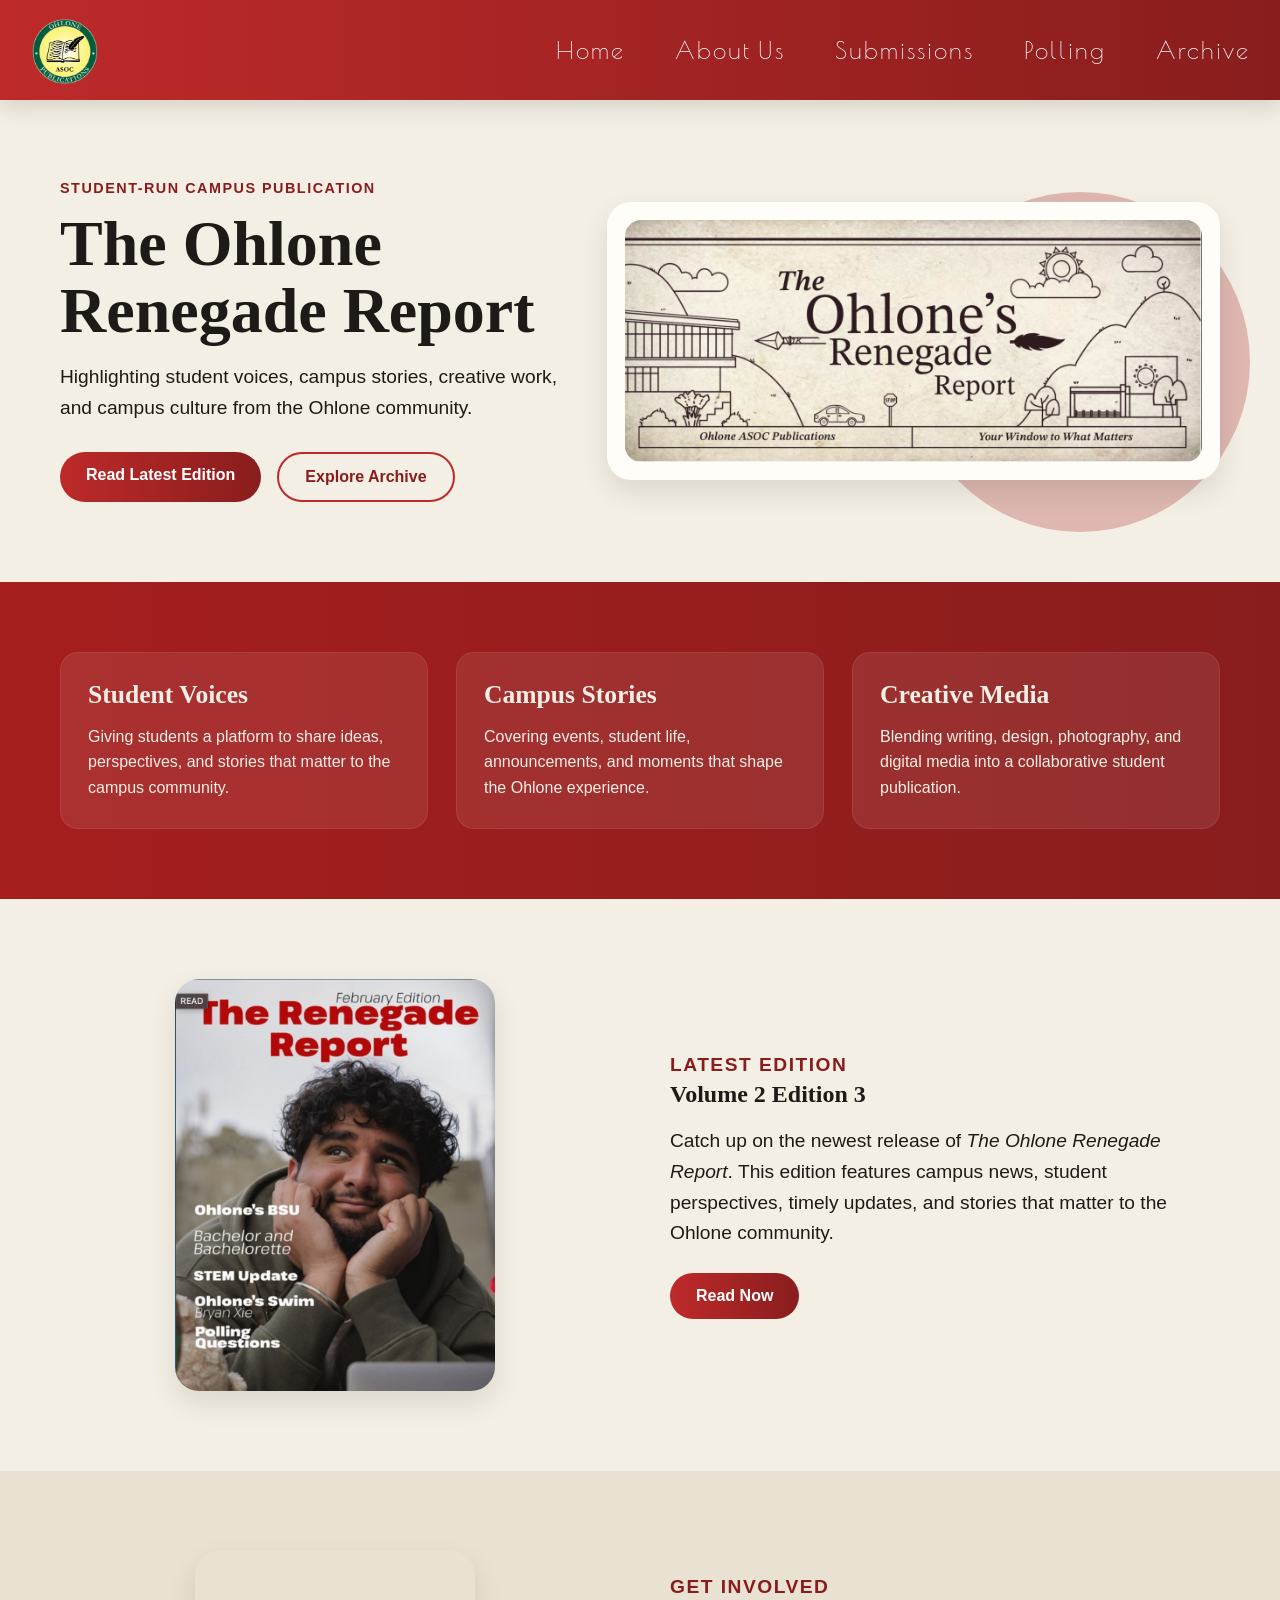
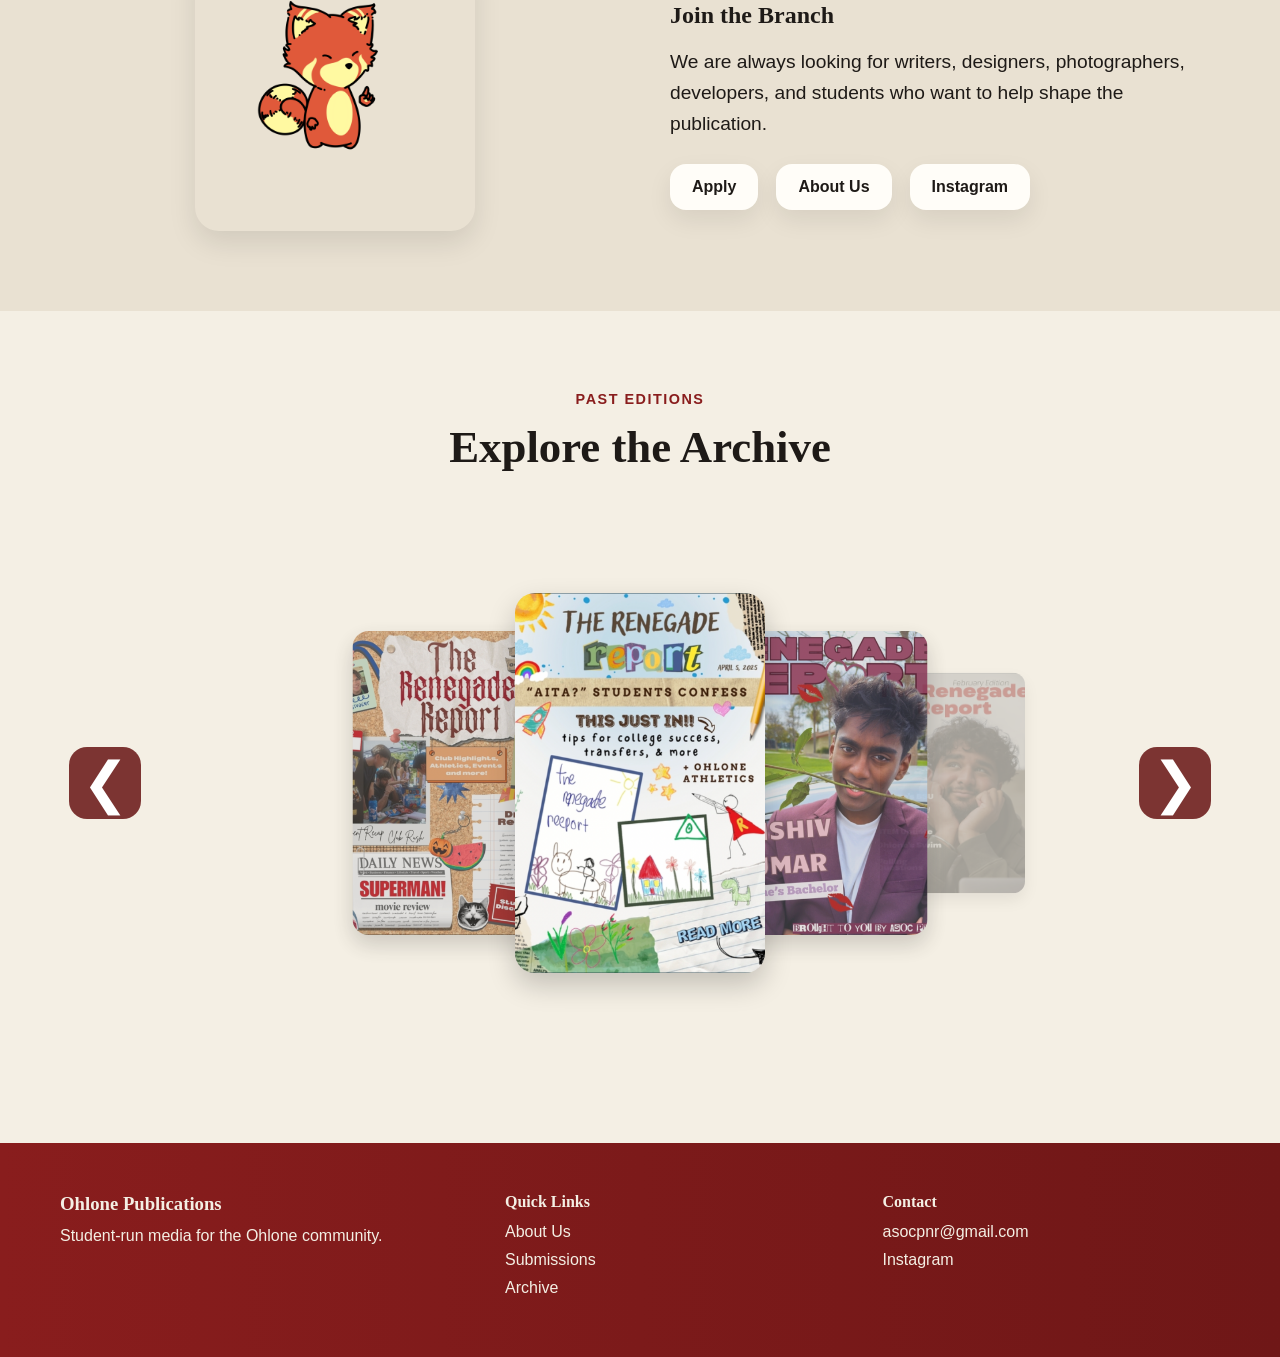
<file: index.html>
<!DOCTYPE html>
<html lang="en">
<head>
    <meta charset="UTF-8">
    <meta name="viewport" content="width=device-width, initial-scale=1.0">
    <title>Ohlone Publications</title>
    <link rel="stylesheet" href="style.css">
    <link rel="preconnect" href="https://fonts.googleapis.com">
    <link rel="preconnect" href="https://fonts.gstatic.com" crossorigin>
    <link href="https://fonts.googleapis.com/css2?family=Poiret+One&display=swap" rel="stylesheet">
</head>
<body>
<div class="container">
    <nav class="navbar">
        <a href="index.html">
            <img src="Adobe Express - file.png" class="nav-logo" alt="Logo">
        </a>

        <ul class="nav-links">
            <li><a href="index.html">Home</a></li>
            <li><a href="about.html">About Us</a></li>
            <li><a href="submissions.html">Submissions</a></li>
            <li><a href="polling.html">Polling</a></li>
            <li><a href="archive.html">Archive</a></li>
        </ul>
    </nav>

    <main class="homepage">

        <section class="hero-section">
            <div class="hero-content">
                <div class="hero-text">
                    <p class="hero-kicker">Student-run campus publication</p>
                    <h1>The Ohlone Renegade Report</h1>
                    <p class="hero-description">
                        Highlighting student voices, campus stories, creative work,
                        and campus culture from the Ohlone community.
                    </p>

                    <div class="hero-buttons">
                        <a href="" class="primary-button">Read Latest Edition</a>
                        <a href="archive.html" class="secondary-button">Explore Archive</a>
                    </div>
                </div>

                <div class="hero-visual">
                    <div class="hero-image-frame">
                        <img src="banner.png" alt="The Ohlone Renegade Report banner">
                    </div>
                </div>
            </div>
        </section>

        <section class="mission-band">
            <div class="mission-grid">
                <div class="mission-card">
                    <h3>Student Voices</h3>
                    <p>
                        Giving students a platform to share ideas, perspectives,
                        and stories that matter to the campus community.
                    </p>
                </div>

                <div class="mission-card">
                    <h3>Campus Stories</h3>
                    <p>
                        Covering events, student life, announcements, and moments
                        that shape the Ohlone experience.
                    </p>
                </div>

                <div class="mission-card">
                    <h3>Creative Media</h3>
                    <p>
                        Blending writing, design, photography, and digital media
                        into a collaborative student publication.
                    </p>
                </div>
            </div>
        </section>

        <section class="latest-section">
            <div class="latest-layout">
                <div class="latest-cover">
                    <img src="pic3.png" alt="Volume 2 Edition 3 cover">
                </div>

                <div class="latest-text">
                    <p class="section-kicker">Latest Edition</p>
                    <h2>Volume 2 Edition 3</h2>
                    <p>
                        Catch up on the newest release of <em>The Ohlone Renegade Report</em>.
                        This edition features campus news, student perspectives, timely
                        updates, and stories that matter to the Ohlone community.
                    </p>
                    <a href="" class="primary-button">Read Now</a>
                </div>
            </div>
        </section>

        <section class="join-home-section">
            <div class="join-home-layout">
                <div class="join-home-mascot">
                    <img src="pubsMascot.png" alt="Ohlone Publications mascot">
                </div>

                <div class="join-home-text">
                    <p class="section-kicker">Get Involved</p>
                    <h2>Join the Branch</h2>
                    <p>
                        We are always looking for writers, designers, photographers,
                        developers, and students who want to help shape the publication.
                    </p>

                    <div class="join-home-cards">
                        <a href="" class="mini-card">Apply</a>
                        <a href="about.html" class="mini-card">About Us</a>
                        <a href="https://www.instagram.com/asoc.publications" class="mini-card" target="_blank" rel="noopener noreferrer">Instagram</a>
                    </div>
                </div>
            </div>
        </section>

        <section class="archive-preview-section">
            <div class="archive-preview-header">
                <p class="section-kicker">Past Editions</p>
                <h2>Explore the Archive</h2>
            </div>

            <div class="carousel">
                <button class="nav prev" aria-label="Previous edition">&#10094;</button>

                <div class="carousel-stage">
                    <div class="carousel-card">
                        <img src="pic1.png" alt="Edition 1 cover" class="slide">
                    </div>
                    <div class="carousel-card">
                        <img src="pic2.png" alt="Edition 2 cover" class="slide">
                    </div>
                    <div class="carousel-card">
                        <img src="pic3.png" alt="Edition 3 cover" class="slide">
                    </div>
                    <div class="carousel-card">
                        <img src="pic4.png" alt="Edition 4 cover" class="slide">
                    </div>
                </div>

                <button class="nav next" aria-label="Next edition">&#10095;</button>
            </div>
        </section>

        <footer class="site-footer">
            <div class="footer-content">
                <div>
                    <h3>Ohlone Publications</h3>
                    <p>Student-run media for the Ohlone community.</p>
                </div>

                <div>
                    <h4>Quick Links</h4>
                    <p><a href="about.html">About Us</a></p>
                    <p><a href="submissions.html">Submissions</a></p>
                    <p><a href="archive.html">Archive</a></p>
                </div>

                <div>
                    <h4>Contact</h4>
                    <p><a href="mailto:asocpnr@gmail.com">asocpnr@gmail.com</a></p>
                    <p><a href="https://www.instagram.com/asoc.publications" target="_blank" rel="noopener noreferrer">Instagram</a></p>
                </div>
            </div>
        </footer>

    </main>
</div>

<script src="script.js"></script>
</body>
</html>
</file>
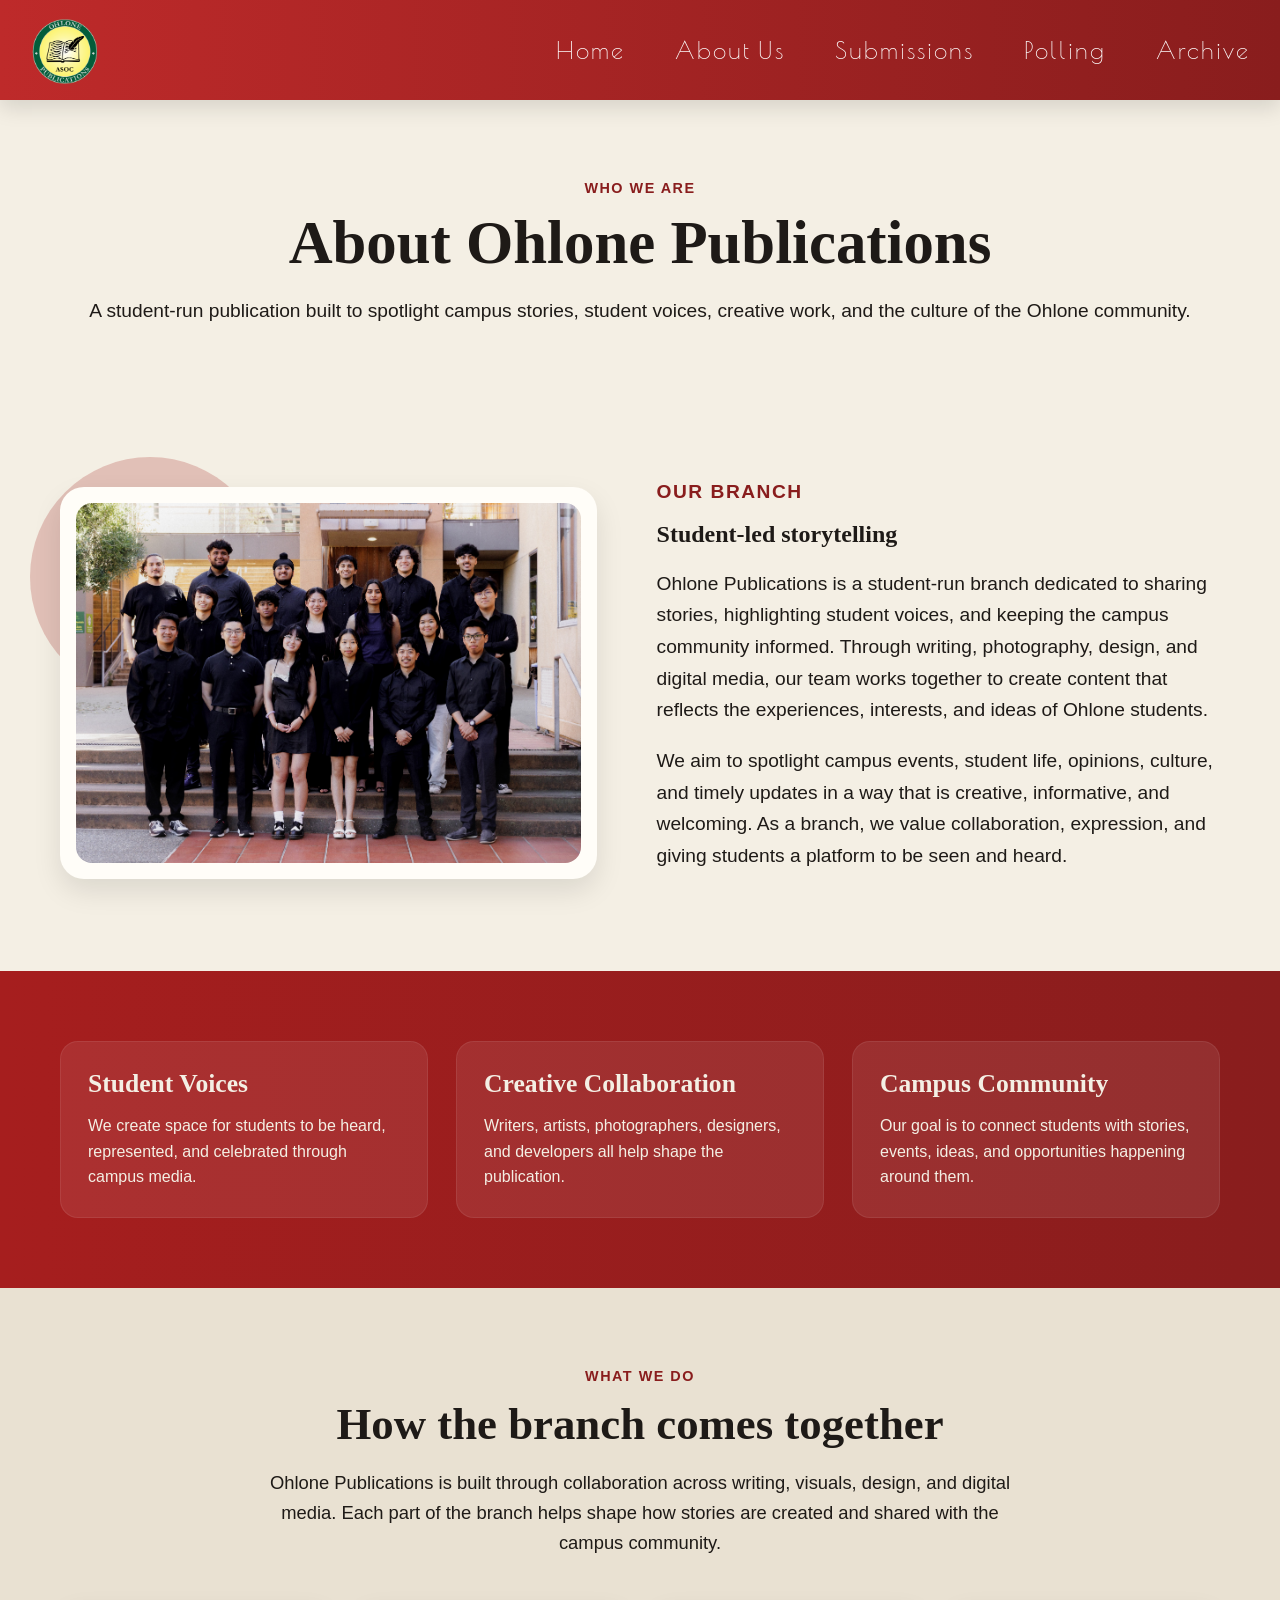
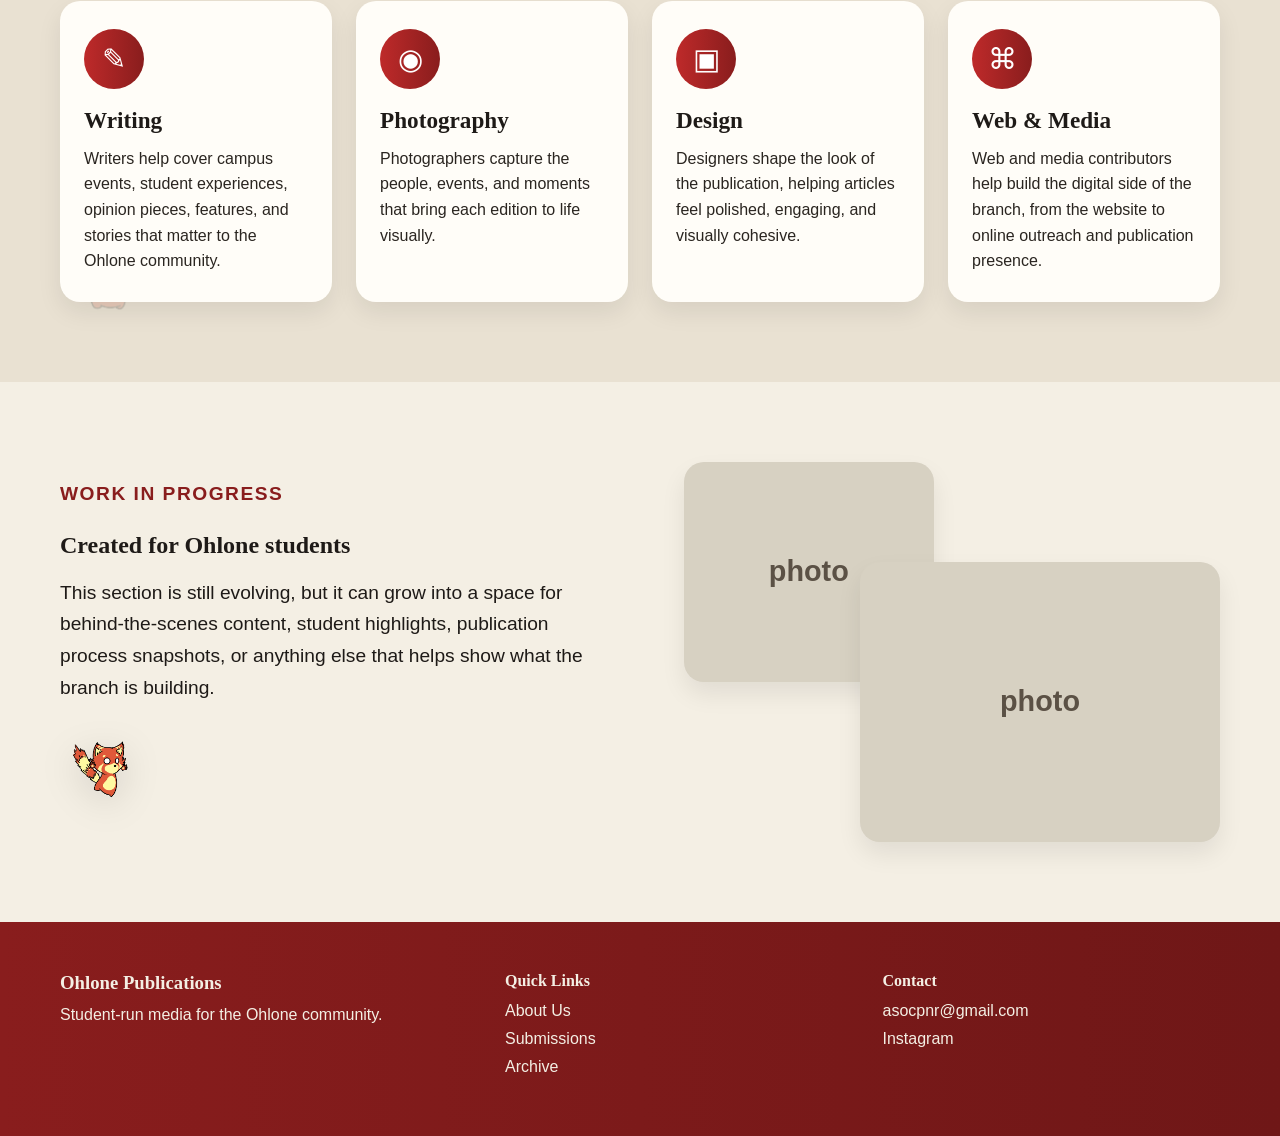
<file: about.html>
<!DOCTYPE html>
<html lang="en">
<head>
    <meta charset="UTF-8">
    <meta name="viewport" content="width=device-width, initial-scale=1.0">
    <title>About Us | Ohlone Publications</title>
    <link rel="stylesheet" href="style.css">
    <link rel="preconnect" href="https://fonts.googleapis.com">
    <link rel="preconnect" href="https://fonts.gstatic.com" crossorigin>
    <link href="https://fonts.googleapis.com/css2?family=Poiret+One&display=swap" rel="stylesheet">
</head>
<body>
<div class="container">
    <nav class="navbar">
        <a href="index.html">
            <img src="Adobe Express - file.png" class="nav-logo" alt="Logo">
        </a>

        <ul class="nav-links">
            <li><a href="index.html">Home</a></li>
            <li><a href="about.html">About Us</a></li>
            <li><a href="submissions.html">Submissions</a></li>
            <li><a href="polling.html">Polling</a></li>
            <li><a href="archive.html">Archive</a></li>
        </ul>
    </nav>

    <main class="about-page">

        <section class="about-hero">
            <div class="about-hero-inner">
                <p class="section-kicker">Who We Are</p>
                <h1>About Ohlone Publications</h1>
                <p class="about-hero-description">
                    A student-run publication built to spotlight campus stories, student voices,
                    creative work, and the culture of the Ohlone community.
                </p>
            </div>
        </section>

        <section class="about-intro-section">
            <div class="about-intro-layout">
                <div class="about-group-photo-wrap">
                    <div class="about-group-photo-frame">
                        <img src="pubbiesgroupphoto.jpg" alt="Group photo of the Ohlone Publications team">
                    </div>
                </div>

                <div class="about-intro-text">
                    <p class="section-kicker">Our Branch</p>
                    <h2>Student-led storytelling</h2>
                    <p>
                        Ohlone Publications is a student-run branch dedicated to sharing stories,
                        highlighting student voices, and keeping the campus community informed.
                        Through writing, photography, design, and digital media, our team works
                        together to create content that reflects the experiences, interests,
                        and ideas of Ohlone students.
                    </p>

                    <p>
                        We aim to spotlight campus events, student life, opinions, culture,
                        and timely updates in a way that is creative, informative, and welcoming.
                        As a branch, we value collaboration, expression, and giving students
                        a platform to be seen and heard.
                    </p>
                </div>
            </div>
        </section>

        <section class="about-values-band">
            <div class="about-values-grid">
                <div class="about-value-card">
                    <h3>Student Voices</h3>
                    <p>We create space for students to be heard, represented, and celebrated through campus media.</p>
                </div>

                <div class="about-value-card">
                    <h3>Creative Collaboration</h3>
                    <p>Writers, artists, photographers, designers, and developers all help shape the publication.</p>
                </div>

                <div class="about-value-card">
                    <h3>Campus Community</h3>
                    <p>Our goal is to connect students with stories, events, ideas, and opportunities happening around them.</p>
                </div>
            </div>
        </section>

        <section class="about-work-section">
            <div class="about-work-header">
                <p class="section-kicker">What We Do</p>
                <h2>How the branch comes together</h2>
                <p class="about-work-description">
                    Ohlone Publications is built through collaboration across writing, visuals,
                    design, and digital media. Each part of the branch helps shape how stories
                    are created and shared with the campus community.
                </p>
            </div>

            <div class="about-work-grid">
                <div class="about-work-card">
                    <div class="about-work-icon">✎</div>
                    <h3>Writing</h3>
                    <p>
                        Writers help cover campus events, student experiences, opinion pieces,
                        features, and stories that matter to the Ohlone community.
                    </p>
                </div>

                <div class="about-work-card">
                    <div class="about-work-icon">◉</div>
                    <h3>Photography</h3>
                    <p>
                        Photographers capture the people, events, and moments that bring each
                        edition to life visually.
                    </p>
                </div>

                <div class="about-work-card">
                    <div class="about-work-icon">▣</div>
                    <h3>Design</h3>
                    <p>
                        Designers shape the look of the publication, helping articles feel
                        polished, engaging, and visually cohesive.
                    </p>
                </div>

                <div class="about-work-card">
                    <div class="about-work-icon">⌘</div>
                    <h3>Web & Media</h3>
                    <p>
                        Web and media contributors help build the digital side of the branch,
                        from the website to online outreach and publication presence.
                    </p>
                </div>
            </div>

            <div class="about-work-mascot-wrap">
                <img src="pubsMascot.png" alt="Ohlone Publications mascot" class="about-work-mascot">
            </div>
        </section>

        <section class="about-wip-section">
            <div class="about-wip-layout">
                <div class="about-wip-left">
                    <p class="section-kicker">Work In Progress</p>
                    <h2>Created for Ohlone students</h2>
                    <p>
                        This section is still evolving, but it can grow into a space for
                        behind-the-scenes content, student highlights, publication process
                        snapshots, or anything else that helps show what the branch is building.
                    </p>

                    <div class="about-wip-badge">
                        <img src="pubsMascot2.png" alt="Ohlone Publications secondary mascot">
                    </div>
                </div>

                <div class="about-wip-right">
                    <div class="about-wip-photo-small">
                        <span>photo</span>
                    </div>

                    <div class="about-wip-photo-large">
                        <span>photo</span>
                    </div>
                </div>
            </div>
        </section>

        <footer class="site-footer">
            <div class="footer-content">
                <div>
                    <h3>Ohlone Publications</h3>
                    <p>Student-run media for the Ohlone community.</p>
                </div>

                <div>
                    <h4>Quick Links</h4>
                    <p><a href="about.html">About Us</a></p>
                    <p><a href="submissions.html">Submissions</a></p>
                    <p><a href="archive.html">Archive</a></p>
                </div>

                <div>
                    <h4>Contact</h4>
                    <p><a href="mailto:asocpnr@gmail.com">asocpnr@gmail.com</a></p>
                    <p><a href="https://www.instagram.com/asoc.publications" target="_blank" rel="noopener noreferrer">Instagram</a></p>
                </div>
            </div>
        </footer>

    </main>
</div>
</body>
</html>
</file>
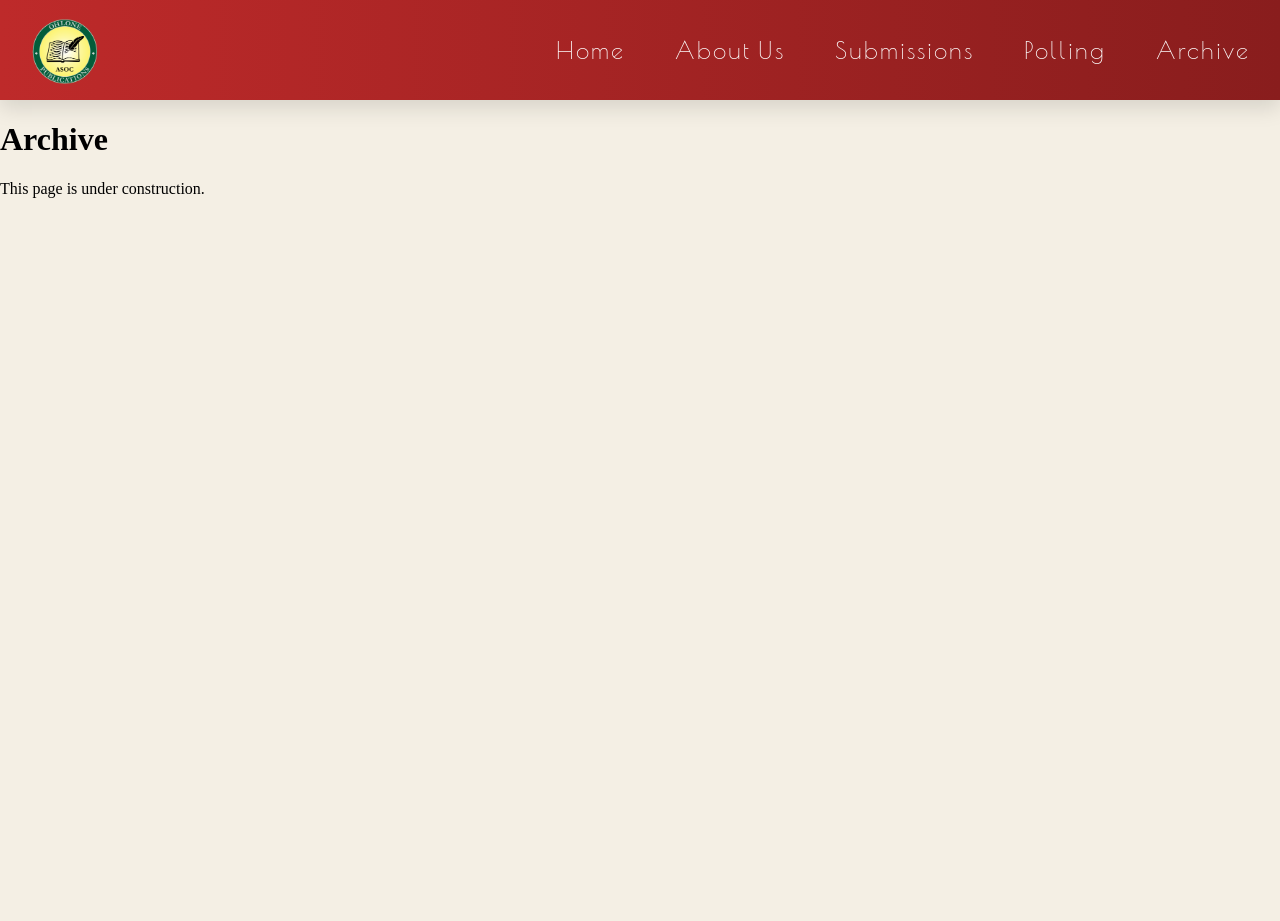
<file: archive.html>
<!DOCTYPE html>
<html lang="en">
<head>
    <meta charset="UTF-8">
    <meta name="viewport" content="width=device-width, initial-scale=1.0">
    <title>Archive | Ohlone Publications</title>
    <link rel="stylesheet" href="style.css">
    <link rel="preconnect" href="https://fonts.googleapis.com">
    <link rel="preconnect" href="https://fonts.gstatic.com" crossorigin>
    <link href="https://fonts.googleapis.com/css2?family=Poiret+One&display=swap" rel="stylesheet">
</head>
<body>
<div class="container">
    <nav class="navbar">
        <a href="index.html">
            <img src="Adobe Express - file.png" class="nav-logo" alt="Logo">
        </a>

        <ul class="nav-links">
            <li><a href="index.html">Home</a></li>
            <li><a href="about.html">About Us</a></li>
            <li><a href="submissions.html">Submissions</a></li>
            <li><a href="polling.html">Polling</a></li>
            <li><a href="archive.html">Archive</a></li>
        </ul>
    </nav>

    <main class="page-placeholder">
        <h1>Archive</h1>
        <p>This page is under construction.</p>
    </main>
</div>
</body>
</html>
</file>
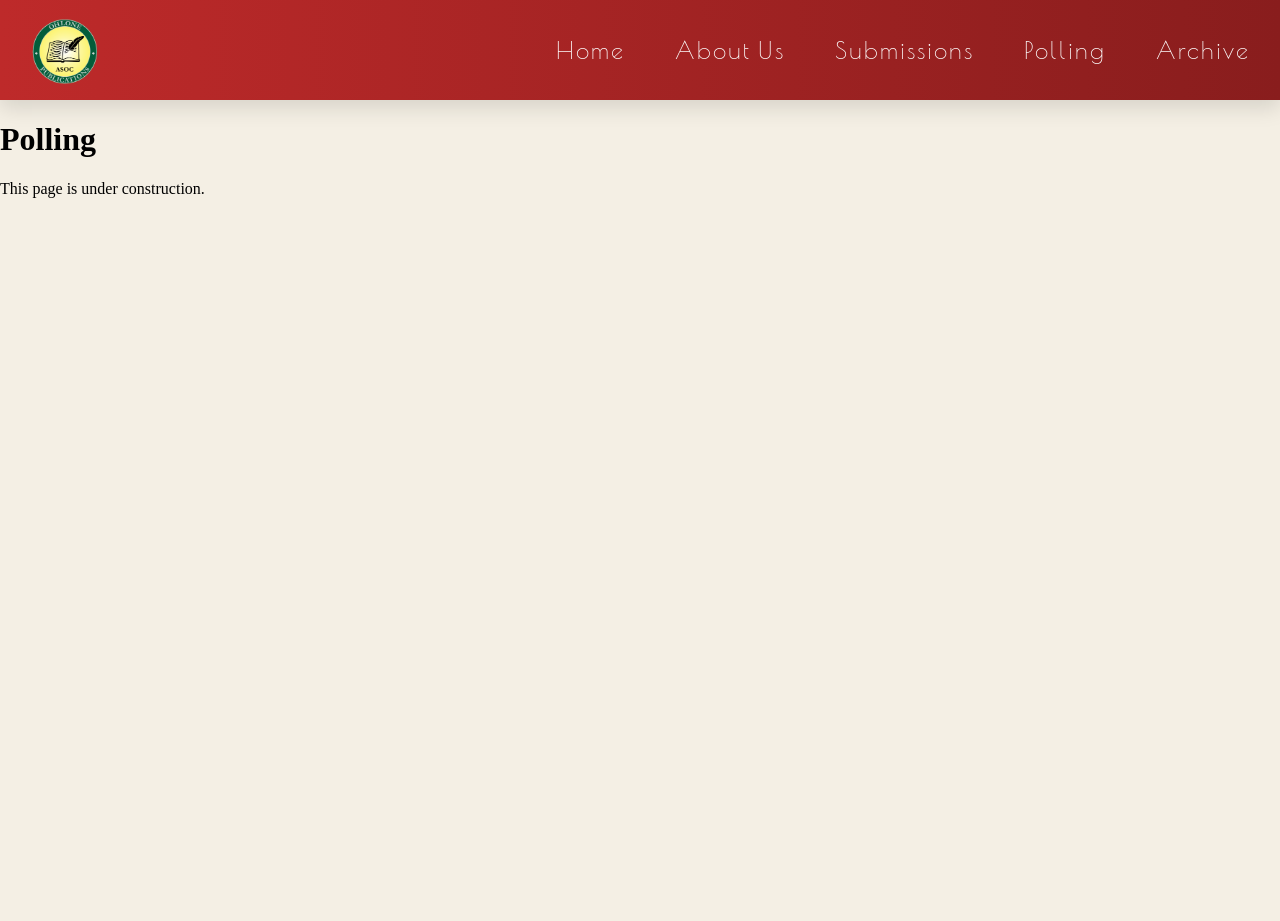
<file: polling.html>
<!DOCTYPE html>
<html lang="en">
<head>
    <meta charset="UTF-8">
    <meta name="viewport" content="width=device-width, initial-scale=1.0">
    <title>Polling | Ohlone Publications</title>
    <link rel="stylesheet" href="style.css">
    <link rel="preconnect" href="https://fonts.googleapis.com">
    <link rel="preconnect" href="https://fonts.gstatic.com" crossorigin>
    <link href="https://fonts.googleapis.com/css2?family=Poiret+One&display=swap" rel="stylesheet">
</head>
<body>
<div class="container">
    <nav class="navbar">
        <a href="index.html">
            <img src="Adobe Express - file.png" class="nav-logo" alt="Logo">
        </a>

        <ul class="nav-links">
            <li><a href="index.html">Home</a></li>
            <li><a href="about.html">About Us</a></li>
            <li><a href="submissions.html">Submissions</a></li>
            <li><a href="polling.html">Polling</a></li>
            <li><a href="archive.html">Archive</a></li>
        </ul>
    </nav>

    <main class="page-placeholder">
        <h1>Polling</h1>
        <p>This page is under construction.</p>
    </main>
</div>
</body>
</html>
</file>
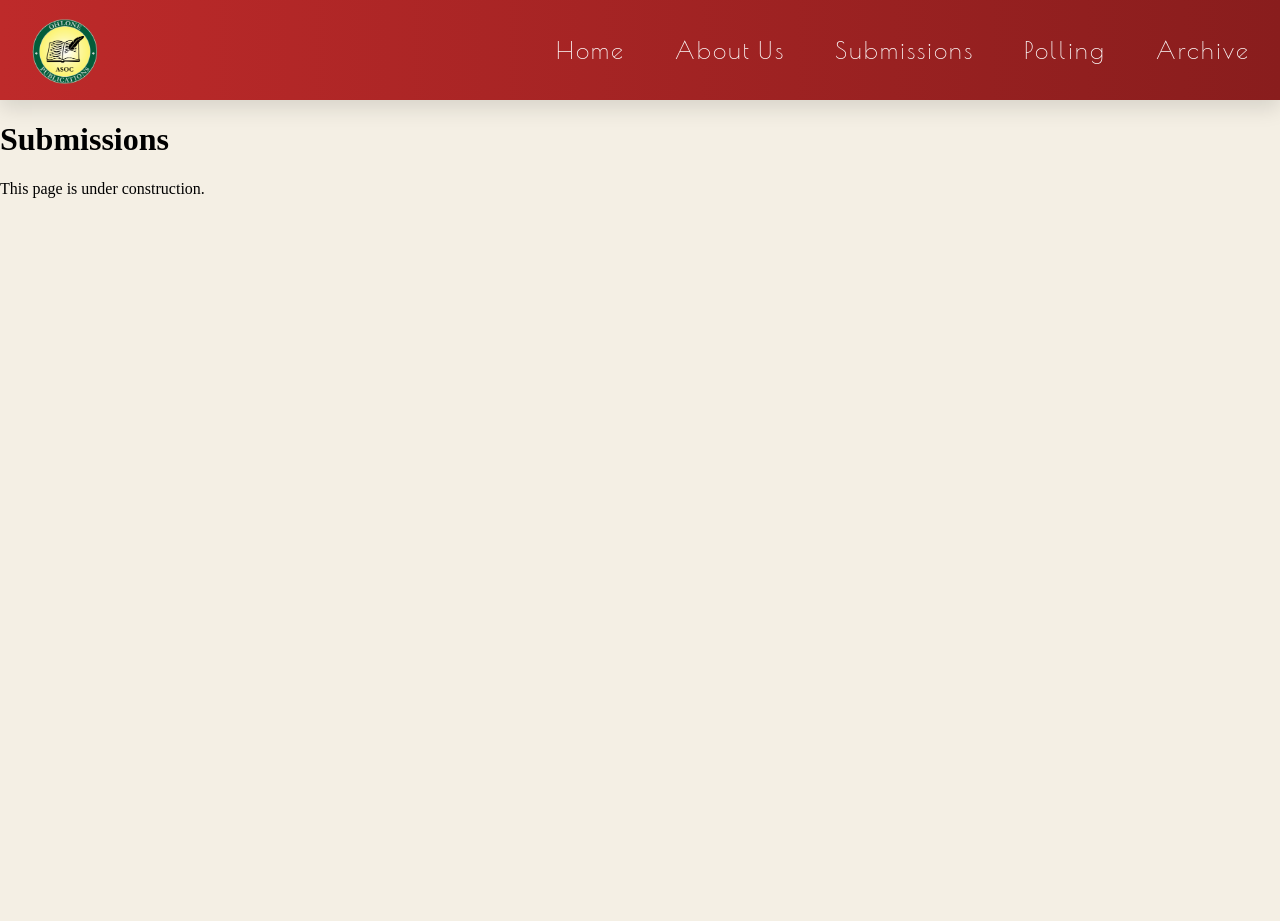
<file: submissions.html>
<!DOCTYPE html>
<html lang="en">
<head>
    <meta charset="UTF-8">
    <meta name="viewport" content="width=device-width, initial-scale=1.0">
    <title>Submissions | Ohlone Publications</title>
    <link rel="stylesheet" href="style.css">
    <link rel="preconnect" href="https://fonts.googleapis.com">
    <link rel="preconnect" href="https://fonts.gstatic.com" crossorigin>
    <link href="https://fonts.googleapis.com/css2?family=Poiret+One&display=swap" rel="stylesheet">
</head>
<body>
<div class="container">
    <nav class="navbar">
        <a href="index.html">
            <img src="Adobe Express - file.png" class="nav-logo" alt="Logo">
        </a>

        <ul class="nav-links">
            <li><a href="index.html">Home</a></li>
            <li><a href="about.html">About Us</a></li>
            <li><a href="submissions.html">Submissions</a></li>
            <li><a href="polling.html">Polling</a></li>
            <li><a href="archive.html">Archive</a></li>
        </ul>
    </nav>

    <main class="page-placeholder">
        <h1>Submissions</h1>
        <p>This page is under construction.</p>
    </main>
</div>
</body>
</html>
</file>
<file: style.css>
html, body {
    margin: 0;
    padding: 0;
    width: 100%;
    height: 100%;
}

body {
    background: #F4EFE4;
}

.container {
    width: 100%;
    min-height: 100vh;
    background: #F4EFE4;
}

/* NAVBAR */

.navbar {
    background: linear-gradient(to right, #BE2A2A, #891d1d);
    height: 100px;
    display: flex;
    align-items: center;
    padding: 0 30px;
    box-shadow: 0 8px 20px rgba(0, 0, 0, 0.12);
    position: relative;
    z-index: 20;
}

.nav-logo {
    max-height: 78px;
    width: auto;
    display: block;
}

.nav-links {
    display: flex;
    list-style: none;
    margin: 0 0 0 auto;
    padding: 0;
    gap: 50px;
    flex-wrap: wrap;
}

.nav-links a {
    text-decoration: none;
    color: white;
    font-family: "Poiret One", sans-serif;
    font-size: 1.5rem;
    letter-spacing: 2px;
    transition: text-shadow 0.25s ease, transform 0.15s ease;
}

.nav-links a:hover {
    text-shadow: 0 0 8px rgba(255, 255, 255, 0.9),
    0 0 16px rgba(255, 255, 255, 0.7);
}

.nav-links a:active {
    animation: navFlash 0.2s ease;
}

@keyframes navFlash {
    0% {
        text-shadow: 0 0 0 rgba(255, 255, 255, 0);
        transform: scale(1);
    }
    50% {
        text-shadow: 0 0 12px rgba(255, 255, 255, 1),
        0 0 24px rgba(255, 255, 255, 0.95);
        transform: scale(1.08);
    }
    100% {
        text-shadow: 0 0 0 rgba(255, 255, 255, 0);
        transform: scale(1);
    }
}

/* HOMEPAGE */

.homepage {
    background: #F4EFE4;
    color: #1E1A17;
}

.hero-section,
.latest-section,
.join-home-section,
.archive-preview-section {
    padding: 80px 60px;
}

.hero-content,
.latest-layout,
.join-home-layout,
.footer-content,
.archive-preview-header,
.mission-grid {
    max-width: 1200px;
    margin: 0 auto;
}

.hero-content {
    display: grid;
    grid-template-columns: 0.95fr 1.15fr;
    gap: 40px;
    align-items: center;
}

.hero-kicker,
.section-kicker {
    margin: 0 0 14px;
    text-transform: uppercase;
    letter-spacing: 1.5px;
    font-size: 0.9rem;
    color: #891d1d;
    font-family: Arial, sans-serif;
    font-weight: 700;
}

.hero-text h1,
.latest-text h2,
.join-home-text h2,
.archive-preview-header h2 {
    margin: 0 0 18px;
    font-family: Georgia, serif;
    font-weight: 600;
    color: #1E1A17;
}

.hero-text h1 {
    font-size: 4rem;
    line-height: 1.05;
}

.hero-description,
.latest-text p,
.join-home-text p {
    font-family: Arial, sans-serif;
    font-size: 1.2rem;
    line-height: 1.6;
    margin: 0;
}

.hero-buttons {
    display: flex;
    gap: 16px;
    flex-wrap: wrap;
    margin-top: 28px;
}

.primary-button,
.secondary-button {
    display: inline-block;
    padding: 14px 26px;
    border-radius: 999px;
    text-decoration: none;
    font-family: Arial, sans-serif;
    font-weight: 600;
    transition: transform 0.2s ease, background-color 0.2s ease, color 0.2s ease;
}

.primary-button {
    background: linear-gradient(to right, #BE2A2A, #891D1D);
    color: white;
}

.secondary-button {
    background: transparent;
    color: #891D1D;
    border: 2px solid #BE2A2A;
}

.primary-button:hover,
.secondary-button:hover {
    transform: translateY(-2px);
}

.hero-visual {
    position: relative;
}

.hero-visual::before {
    content: "";
    position: absolute;
    width: 340px;
    height: 340px;
    right: -30px;
    top: -10px;
    background: #D6A29A;
    border-radius: 50%;
    opacity: 0.7;
    z-index: 1;
}

.hero-image-frame {
    position: relative;
    z-index: 2;
    background: #FFFDF8;
    padding: 18px;
    border-radius: 24px;
    box-shadow: 0 12px 28px rgba(0, 0, 0, 0.10);
    max-width: 880px;
    margin-left: auto;
}

.hero-image-frame img {
    width: 100%;
    display: block;
    border-radius: 16px;
}

/* MISSION */

.mission-band {
    background: linear-gradient(to right, #A61E1E, #891D1D);
    padding: 70px 60px;
}

.mission-grid {
    display: grid;
    grid-template-columns: repeat(3, 1fr);
    gap: 28px;
}

.mission-card {
    background: rgba(255, 255, 255, 0.08);
    border-radius: 18px;
    padding: 28px;
    color: #F4EFE4;
    box-shadow: inset 0 0 0 1px rgba(255,255,255,0.08);
}

.mission-card h3 {
    margin: 0 0 14px;
    font-family: Georgia, serif;
    font-size: 1.6rem;
}

.mission-card p {
    margin: 0;
    font-family: Arial, sans-serif;
    line-height: 1.6;
}

/* LATEST */

.latest-layout,
.join-home-layout {
    display: grid;
    grid-template-columns: 1fr 1fr;
    gap: 60px;
    align-items: center;
}

.latest-cover,
.join-home-mascot {
    display: flex;
    justify-content: center;
}

.latest-cover img,
.join-home-mascot img {
    max-width: 100%;
    border-radius: 24px;
    box-shadow: 0 12px 28px rgba(0, 0, 0, 0.10);
}

.latest-cover img {
    width: 320px;
}

.latest-text .primary-button {
    margin-top: 24px;
}

/* JOIN HOME */

.join-home-section {
    background: #E9E1D2;
}

.join-home-mascot img {
    width: 280px;
}

.join-home-cards {
    display: flex;
    gap: 18px;
    flex-wrap: wrap;
    margin-top: 24px;
}

.mini-card {
    background: #FFFDF8;
    color: #1E1A17;
    text-decoration: none;
    padding: 14px 22px;
    border-radius: 16px;
    box-shadow: 0 10px 24px rgba(0, 0, 0, 0.08);
    font-family: Arial, sans-serif;
    font-weight: 600;
    transition: transform 0.2s ease;
}

.mini-card:hover {
    transform: translateY(-2px);
}

/* ARCHIVE */

.archive-preview-section {
    background: #F4EFE4;
}

.archive-preview-header {
    text-align: center;
    margin-bottom: 30px;
}

.archive-preview-header h2 {
    font-size: 2.8rem;
}

/* CAROUSEL */

.carousel {
    position: relative;
    width: 100%;
    max-width: 1400px;
    margin: 20px auto 0 auto;
    display: grid;
    grid-template-columns: 90px 1fr 90px;
    align-items: center;
    box-sizing: border-box;
}

.carousel-stage {
    position: relative;
    width: 900px;
    max-width: 100%;
    height: 560px;
    margin: 0 auto;
    overflow: visible;
}

.carousel-card {
    position: absolute;
    top: 50%;
    left: 50%;
    width: 250px;
    height: 380px;
    transform: translate(-50%, -50%) scale(0.7);
    opacity: 0;
    z-index: 0;
    transition: transform 0.45s ease, opacity 0.45s ease, z-index 0.45s ease, filter 0.45s ease;
    pointer-events: none;
}

.carousel-card img {
    width: 100%;
    height: 100%;
    object-fit: cover;
    display: block;
    border-radius: 20px;
    box-shadow: 0 12px 28px rgba(0, 0, 0, 0.20);
    background: #d9d9d9;
}

.carousel-card.active {
    transform: translate(-50%, -50%) scale(1);
    opacity: 1;
    z-index: 5;
    filter: none;
}

.carousel-card.prev,
.carousel-card.next {
    opacity: 0.82;
    z-index: 4;
    filter: brightness(0.88);
}

.carousel-card.prev {
    transform: translate(-125%, -50%) scale(0.8);
}

.carousel-card.next {
    transform: translate(25%, -50%) scale(0.8);
}

.carousel-card.far-prev,
.carousel-card.far-next {
    opacity: 0.35;
    z-index: 2;
    filter: brightness(0.7);
}

.carousel-card.far-prev {
    transform: translate(-175%, -50%) scale(0.58);
}

.carousel-card.far-next {
    transform: translate(75%, -50%) scale(0.58);
}

.nav {
    border: none;
    background: rgba(91, 0, 0, 0.78);
    color: white;
    font-size: 56px;
    line-height: 1;
    width: 72px;
    height: 72px;
    border-radius: 18px;
    cursor: pointer;
    z-index: 10;
    justify-self: center;
    display: flex;
    align-items: center;
    justify-content: center;
    position: static;
    transform: none;
    transition: transform 0.2s ease, background 0.2s ease;
}

.nav:hover {
    background: rgba(60, 0, 0, 0.9);
    color: white;
}

.nav:active {
    transform: scale(0.96);
}

/* FOOTER */

.site-footer {
    background: linear-gradient(to right, #891D1D, #6f1717);
    color: #F4EFE4;
    padding: 50px 60px;
}

.footer-content {
    display: grid;
    grid-template-columns: 1.2fr 1fr 1fr;
    gap: 40px;
}

.site-footer h3,
.site-footer h4 {
    margin: 0 0 12px;
    font-family: Georgia, serif;
}

.site-footer p {
    margin: 0 0 10px;
    font-family: Arial, sans-serif;
}

.site-footer a {
    color: #F4EFE4;
    text-decoration: none;
}

/* ABOUT PAGE */

.about-page {
    background: #F4EFE4;
    color: #1E1A17;
}

.about-hero,
.about-intro-section,
.about-join-section,
.about-wip-section {
    padding: 80px 60px;
}

.about-hero-inner,
.about-intro-layout,
.about-values-grid,
.about-join-layout,
.about-wip-layout {
    max-width: 1200px;
    margin: 0 auto;
}

.about-hero {
    background: #F4EFE4;
    text-align: center;
    padding-bottom: 50px;
}

.about-hero h1,
.about-intro-text h2,
.about-join-content h2,
.about-wip-left h2 {
    margin: 0 0 18px;
    font-family: Georgia, serif;
    font-weight: 600;
    color: #1E1A17;
}

.about-hero h1 {
    font-size: 3.8rem;
    line-height: 1.08;
}

.about-hero-description,
.about-intro-text p,
.about-join-text p,
.about-wip-left p {
    font-family: Arial, sans-serif;
    font-size: 1.2rem;
    line-height: 1.65;
}

/* intro */

.about-intro-layout {
    display: grid;
    grid-template-columns: 1fr 1.05fr;
    gap: 60px;
    align-items: center;
}

.about-group-photo-wrap {
    position: relative;
}

.about-group-photo-wrap::before {
    content: "";
    position: absolute;
    width: 240px;
    height: 240px;
    background: #D6A29A;
    border-radius: 50%;
    left: -30px;
    top: -30px;
    opacity: 0.6;
    z-index: 1;
}

.about-group-photo-frame {
    position: relative;
    z-index: 2;
    background: #FFFDF8;
    padding: 16px;
    border-radius: 24px;
    box-shadow: 0 12px 28px rgba(0, 0, 0, 0.10);
}

.about-group-photo-frame img {
    width: 100%;
    display: block;
    border-radius: 16px;
    min-height: 360px;
    object-fit: cover;
    background: #d7d1c2;
}

/* values band */

.about-values-band {
    background: linear-gradient(to right, #A61E1E, #891D1D);
    padding: 70px 60px;
}

.about-values-grid {
    display: grid;
    grid-template-columns: repeat(3, 1fr);
    gap: 28px;
}

.about-value-card {
    background: rgba(255, 255, 255, 0.08);
    border-radius: 18px;
    padding: 28px;
    color: #F4EFE4;
    box-shadow: inset 0 0 0 1px rgba(255,255,255,0.08);
}

.about-value-card h3 {
    margin: 0 0 14px;
    font-family: Georgia, serif;
    font-size: 1.6rem;
}

.about-value-card p {
    margin: 0;
    font-family: Arial, sans-serif;
    line-height: 1.6;
}

/* join */

.about-work-section {
    background: #E9E1D2;
    padding: 80px 60px;
    position: relative;
    overflow: hidden;
}

.about-work-header,
.about-work-grid {
    max-width: 1200px;
    margin: 0 auto;
}

.about-work-header {
    text-align: center;
    margin-bottom: 42px;
    position: relative;
    z-index: 2;
}

.about-work-header h2 {
    margin: 0 0 18px;
    font-family: Georgia, serif;
    font-weight: 600;
    color: #1E1A17;
    font-size: 2.8rem;
}

.about-work-description {
    max-width: 760px;
    margin: 0 auto;
    font-family: Arial, sans-serif;
    font-size: 1.15rem;
    line-height: 1.65;
}

.about-work-grid {
    display: grid;
    grid-template-columns: repeat(4, 1fr);
    gap: 24px;
    position: relative;
    z-index: 2;
}

.about-work-card {
    background: #FFFDF8;
    border-radius: 20px;
    padding: 28px 24px;
    box-shadow: 0 10px 24px rgba(0, 0, 0, 0.08);
    min-height: 240px;
}

.about-work-icon {
    width: 60px;
    height: 60px;
    border-radius: 50%;
    background: linear-gradient(to right, #BE2A2A, #891D1D);
    color: white;
    display: flex;
    align-items: center;
    justify-content: center;
    font-size: 1.8rem;
    margin-bottom: 18px;
    font-family: Arial, sans-serif;
}

.about-work-card h3 {
    margin: 0 0 12px;
    font-family: Georgia, serif;
    font-size: 1.45rem;
    color: #1E1A17;
}

.about-work-card p {
    margin: 0;
    font-family: Arial, sans-serif;
    line-height: 1.6;
    color: #2a2520;
}

.about-work-mascot-wrap {
    position: absolute;
    left: 20px;
    bottom: 20px;
    z-index: 1;
    opacity: 0.16;
}

.about-work-mascot {
    width: 180px;
    height: auto;
    display: block;
}

/* responsive */
@media (max-width: 900px) {
    .about-work-section {
        padding: 60px 24px;
    }

    .about-work-grid {
        grid-template-columns: repeat(2, 1fr);
    }

    .about-work-header h2 {
        font-size: 2.2rem;
    }

    .about-work-mascot-wrap {
        display: none;
    }
}

@media (max-width: 600px) {
    .about-work-grid {
        grid-template-columns: 1fr;
    }
}

/* wip */

.about-wip-section {
    background: #F4EFE4;
}

.about-wip-layout {
    display: grid;
    grid-template-columns: 1fr 1.1fr;
    gap: 60px;
    align-items: center;
}

.about-wip-left p {
    margin: 0 0 22px;
}

.about-wip-badge img {
    width: 100px;
    height: auto;
    display: block;
    filter: drop-shadow(0 8px 18px rgba(0, 0, 0, 0.12));
}

.about-wip-right {
    position: relative;
    min-height: 380px;
}

.about-wip-photo-small,
.about-wip-photo-large {
    position: absolute;
    background: #d7d1c2;
    border-radius: 20px;
    box-shadow: 0 12px 24px rgba(0, 0, 0, 0.08);
    display: flex;
    align-items: center;
    justify-content: center;
    font-family: Arial, sans-serif;
    font-size: 1.8rem;
    font-weight: 600;
    color: #5b5145;
}

.about-wip-photo-small {
    width: 250px;
    height: 220px;
    top: 0;
    left: 40px;
    z-index: 1;
}

.about-wip-photo-large {
    width: 360px;
    height: 280px;
    right: 0;
    bottom: 0;
    z-index: 2;
}

/* responsive */

@media (max-width: 900px) {
    .about-hero,
    .about-intro-section,
    .about-join-section,
    .about-wip-section,
    .about-values-band {
        padding: 60px 24px;
    }

    .about-intro-layout,
    .about-values-grid,
    .about-join-layout,
    .about-wip-layout {
        grid-template-columns: 1fr;
    }

    .about-hero h1 {
        font-size: 2.8rem;
    }

    .about-join-mascot {
        width: 220px;
    }

    .about-wip-right {
        min-height: 480px;
    }

    .about-wip-photo-small {
        left: 10px;
    }
}

@media (max-width: 600px) {
    .about-join-links {
        flex-direction: column;
        align-items: center;
    }

    .about-join-card {
        width: 100%;
        max-width: 280px;
    }

    .about-wip-right {
        min-height: 400px;
    }

    .about-wip-photo-small {
        width: 180px;
        height: 160px;
    }

    .about-wip-photo-large {
        width: 250px;
        height: 220px;
    }
}

/* OTHER PAGES */

.submissions-page,
.polling-page,
.page-placeholder {
    background: #F4EFE4;
    min-height: calc(100vh - 100px);
    box-sizing: border-box;
}

/* RESPONSIVE */

@media (max-width: 900px) {
    .hero-content,
    .latest-layout,
    .join-home-layout,
    .mission-grid,
    .footer-content {
        grid-template-columns: 1fr;
    }

    .hero-section,
    .latest-section,
    .join-home-section,
    .archive-preview-section,
    .mission-band,
    .site-footer {
        padding: 60px 24px;
    }

    .hero-text h1 {
        font-size: 2.8rem;
    }

    .archive-preview-header h2 {
        font-size: 2.2rem;
    }

    .hero-visual::before {
        width: 180px;
        height: 180px;
        right: 0;
        top: 0;
    }

    .carousel-stage {
        width: 700px;
        height: 470px;
    }

    .carousel-card {
        width: 210px;
        height: 320px;
    }

    .carousel-card.prev {
        transform: translate(-115%, -50%) scale(0.76);
    }

    .carousel-card.next {
        transform: translate(15%, -50%) scale(0.76);
    }

    .carousel-card.far-prev {
        transform: translate(-155%, -50%) scale(0.52);
    }

    .carousel-card.far-next {
        transform: translate(55%, -50%) scale(0.52);
    }

    .nav {
        font-size: 46px;
        width: 64px;
        height: 64px;
    }
}

@media (max-width: 768px) {
    .navbar {
        height: auto;
        flex-direction: column;
        justify-content: center;
        padding: 20px;
        gap: 20px;
    }

    .nav-links {
        margin: 0;
        gap: 30px;
        justify-content: center;
    }

    .carousel {
        gap: 10px;
        padding: 0 10px;
        grid-template-columns: 60px 1fr 60px;
    }

    .carousel-stage {
        width: 100%;
        height: 340px;
    }

    .carousel-card {
        width: 165px;
        height: 250px;
    }

    .carousel-card.far-prev,
    .carousel-card.far-next {
        display: none;
    }

    .carousel-card.prev {
        transform: translate(-100%, -50%) scale(0.72);
    }

    .carousel-card.next {
        transform: translate(0%, -50%) scale(0.72);
    }

    .nav {
        font-size: 40px;
        width: 52px;
        height: 52px;
    }
}
</file>
